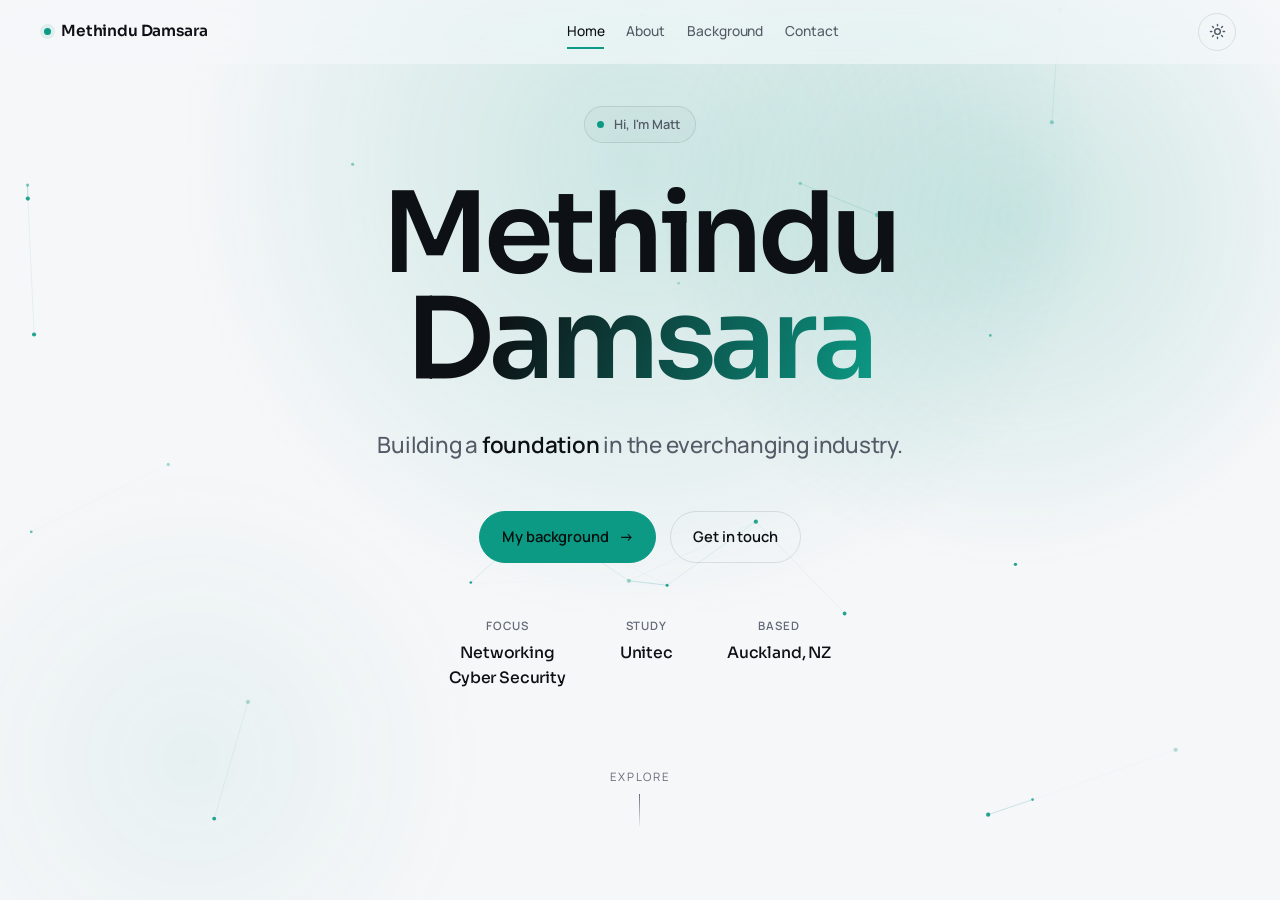
<file: index.html>
<!DOCTYPE html>
<html lang="en">
<head>
  <meta charset="UTF-8" />
  <meta name="viewport" content="width=device-width, initial-scale=1.0, viewport-fit=cover" />
  <title>Methindu Damsara · Cyber Security and Networking</title>
  <meta name="description" content="Methindu Damsara (Matt). Cyber Security and Networking student in Auckland, New Zealand. Bachelor of Computing Systems at Unitec." />
  <meta name="theme-color" content="#08090c" data-dynamic />
  <meta property="og:title" content="Methindu Damsara · Cyber Security and Networking" />
  <meta property="og:description" content="Cyber Security and Networking student in Auckland, New Zealand." />
  <meta property="og:type" content="website" />
  <meta property="og:image" content="assets/profile@2x.jpg" />
  <meta name="twitter:card" content="summary_large_image" />
  <link rel="icon" href="favicon.ico" sizes="16x16 32x32 48x48 64x64" />
  <link rel="icon" type="image/png" href="favicon.png?v=13" />
  <link rel="apple-touch-icon" href="favicon.png?v=13" />
  <script>(function(){try{var t=localStorage.getItem('mdtheme');if(t!=='light'&&t!=='dark')t=matchMedia('(prefers-color-scheme: dark)').matches?'dark':'light';document.documentElement.setAttribute('data-theme',t);}catch(e){}})();</script>
  <link rel="preconnect" href="https://fonts.googleapis.com" />
  <link rel="preconnect" href="https://fonts.gstatic.com" crossorigin />
  <link rel="stylesheet" href="https://fonts.googleapis.com/css2?family=Manrope:wght@400;500;600;700&family=Sora:wght@400;500;600;700&display=swap" media="print" onload="this.media='all'" />
  <noscript><link rel="stylesheet" href="https://fonts.googleapis.com/css2?family=Manrope:wght@400;500;600;700&family=Sora:wght@400;500;600;700&display=swap" /></noscript>
  <link rel="stylesheet" href="style.css?v=20" />
  <noscript><style>.enter,.reveal{opacity:1!important;transform:none!important;filter:none!important;}</style></noscript>
</head>
<body class="is-home">

  <div class="glow" aria-hidden="true"></div>
  <div class="grain" aria-hidden="true"></div>

  <header class="topbar" role="banner">
    <a href="index.html" class="brand">
      <span class="brand-dot" aria-hidden="true"></span>
      <span class="brand-name">Methindu Damsara</span>
    </a>
    <nav class="nav" id="primary-nav" aria-label="Primary">
      <a href="index.html" class="active">Home</a>
      <a href="about.html">About</a>
      <a href="background.html">Background</a>
      <a href="contact.html">Contact</a>
    </nav>
    <div class="bar-actions">
      <button class="theme-toggle" aria-label="Toggle light or dark theme">
        <svg class="i-moon" viewBox="0 0 24 24" fill="none" stroke="currentColor" stroke-width="2" stroke-linecap="round" stroke-linejoin="round"><path d="M21 12.79A9 9 0 1 1 11.21 3 7 7 0 0 0 21 12.79z"/></svg>
        <svg class="i-sun" viewBox="0 0 24 24" fill="none" stroke="currentColor" stroke-width="2" stroke-linecap="round" stroke-linejoin="round"><circle cx="12" cy="12" r="4"/><path d="M12 2v2M12 20v2M4.9 4.9l1.4 1.4M17.7 17.7l1.4 1.4M2 12h2M20 12h2M4.9 19.1l1.4-1.4M17.7 6.3l1.4-1.4"/></svg>
      </button>
      <button class="nav-toggle" aria-label="Open menu" aria-controls="primary-nav" aria-expanded="false">
        <span class="nt-bars" aria-hidden="true"><span></span><span></span><span></span></span>
      </button>
    </div>
  </header>

  <main class="hero">
    <div class="hero-inner">
      <span class="hero-eyebrow enter" style="--d:0ms">
        <span class="live" aria-hidden="true"></span>
        Hi, I'm Matt
      </span>

      <h1 class="hero-name">
        <span class="line"><span class="enter" style="--d:60ms; display:inline-block">Methindu</span></span>
        <span class="line"><span class="enter grad" style="--d:120ms; display:inline-block">Damsara</span></span>
      </h1>

      <p class="hero-role enter" style="--d:200ms">
        Building a <b>foundation</b> in the everchanging industry.
      </p>

      <div class="hero-ctas enter" style="--d:280ms">
        <a class="btn primary" href="background.html">My background <span class="arrow" aria-hidden="true">&rarr;</span></a>
        <a class="btn" href="contact.html">Get in touch</a>
      </div>

      <div class="hero-meta enter" style="--d:360ms">
        <span class="m"><span class="mk">Focus</span><span class="mv">Networking<br>Cyber Security</span></span>
        <span class="m"><span class="mk">Study</span><span class="mv">Unitec</span></span>
        <span class="m"><span class="mk">Based</span><span class="mv">Auckland, NZ</span></span>
      </div>
    </div>

    <a class="scroll-cue" href="about.html" aria-label="Continue to About">
      <span>Explore</span>
      <span class="bar" aria-hidden="true"></span>
    </a>
  </main>

  <script src="script.js?v=13"></script>
</body>
</html>
</file>
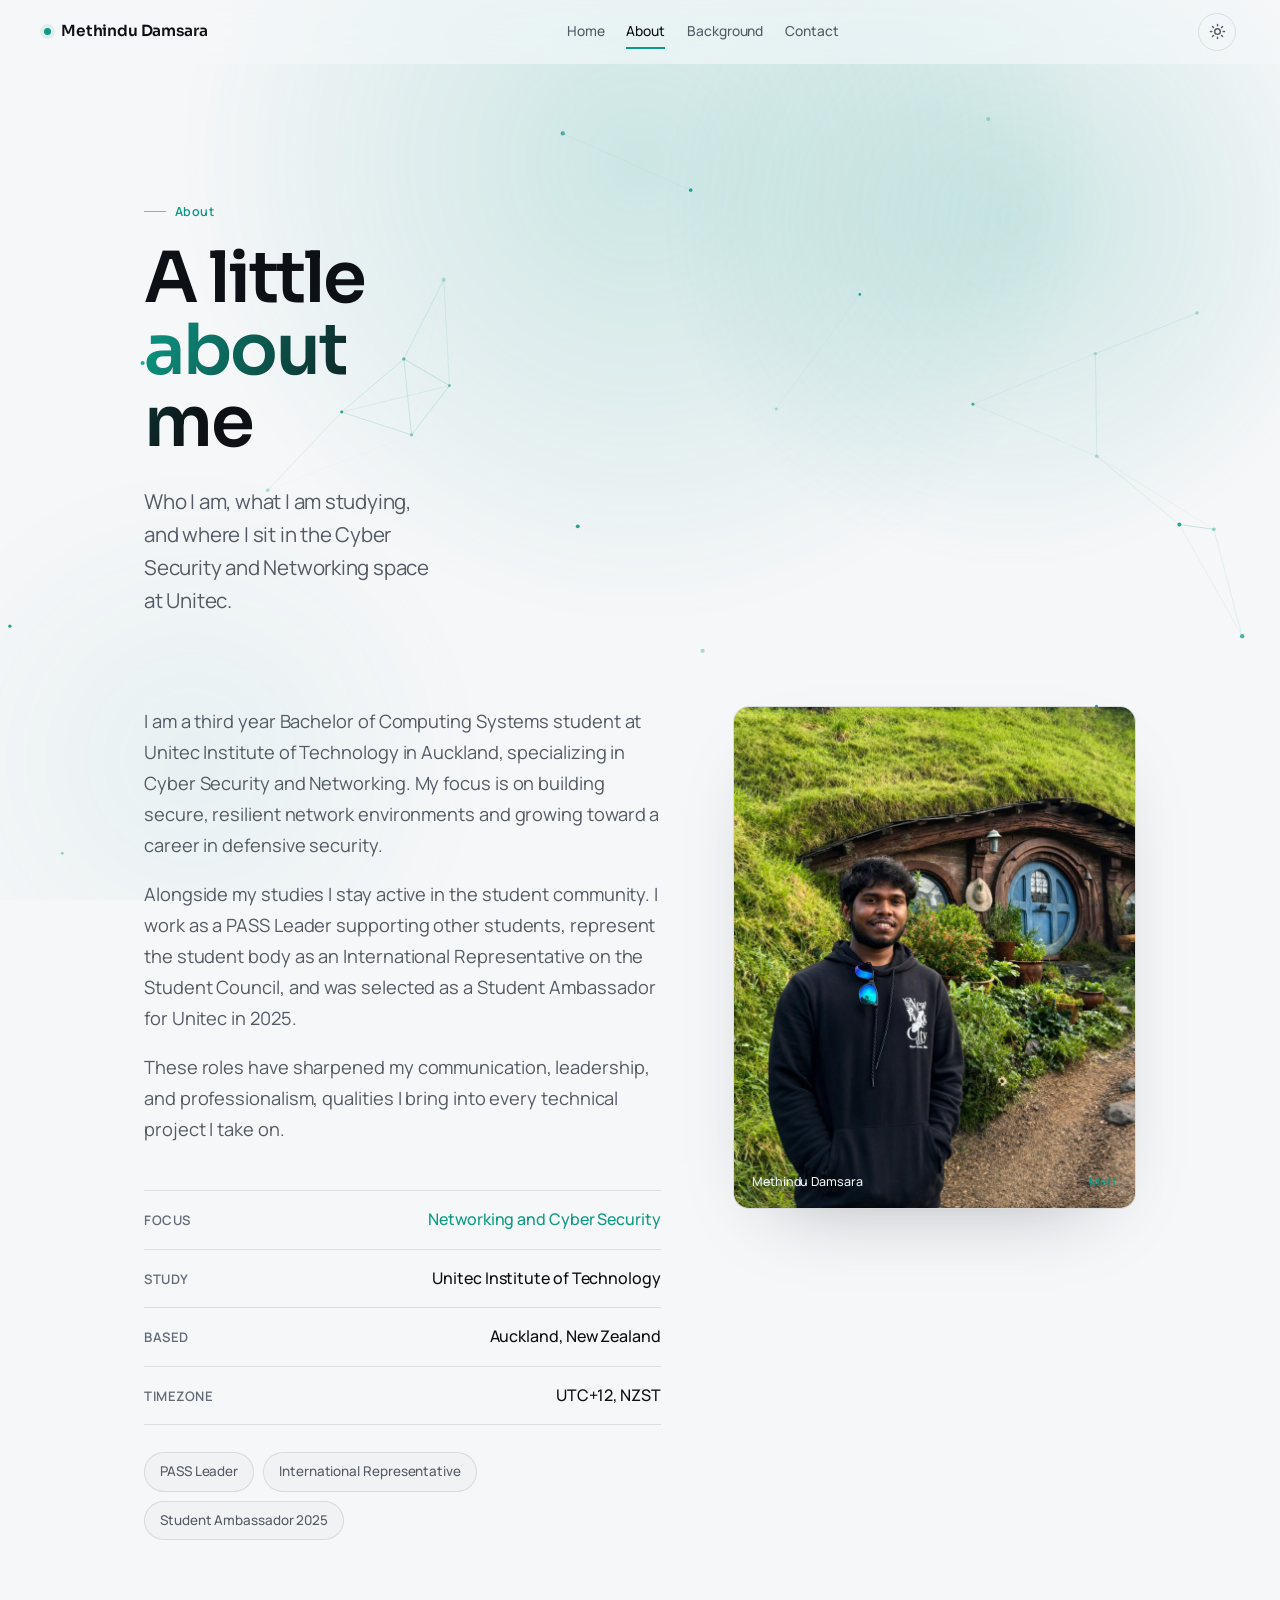
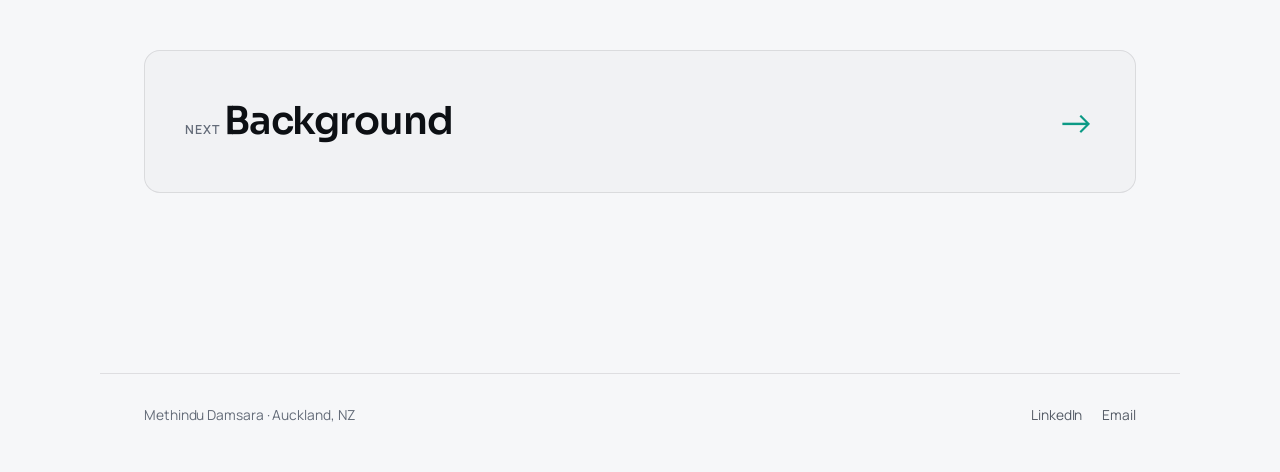
<file: about.html>
<!DOCTYPE html>
<html lang="en">
<head>
  <meta charset="UTF-8" />
  <meta name="viewport" content="width=device-width, initial-scale=1.0, viewport-fit=cover" />
  <title>About · Methindu Damsara</title>
  <meta name="description" content="About Methindu Damsara. Third year Bachelor of Computing Systems student at Unitec specializing in Cyber Security and Networking, and a 2025 Student Ambassador." />
  <meta name="theme-color" content="#08090c" data-dynamic />
  <meta property="og:title" content="About · Methindu Damsara" />
  <meta property="og:description" content="Third year Bachelor of Computing Systems student at Unitec specializing in Cyber Security and Networking." />
  <meta property="og:type" content="website" />
  <meta property="og:image" content="assets/profile@2x.jpg" />
  <meta name="twitter:card" content="summary_large_image" />
  <link rel="icon" href="favicon.ico" sizes="16x16 32x32 48x48 64x64" />
  <link rel="icon" type="image/png" href="favicon.png?v=13" />
  <link rel="apple-touch-icon" href="favicon.png?v=13" />
  <script>(function(){try{var t=localStorage.getItem('mdtheme');if(t!=='light'&&t!=='dark')t=matchMedia('(prefers-color-scheme: dark)').matches?'dark':'light';document.documentElement.setAttribute('data-theme',t);}catch(e){}})();</script>
  <link rel="preconnect" href="https://fonts.googleapis.com" />
  <link rel="preconnect" href="https://fonts.gstatic.com" crossorigin />
  <link rel="stylesheet" href="https://fonts.googleapis.com/css2?family=Manrope:wght@400;500;600;700&family=Sora:wght@400;500;600;700&display=swap" media="print" onload="this.media='all'" />
  <noscript><link rel="stylesheet" href="https://fonts.googleapis.com/css2?family=Manrope:wght@400;500;600;700&family=Sora:wght@400;500;600;700&display=swap" /></noscript>
  <link rel="stylesheet" href="style.css?v=20" />
  <noscript><style>.enter,.reveal{opacity:1!important;transform:none!important;filter:none!important;}</style></noscript>
</head>
<body>

  <div class="glow" aria-hidden="true"></div>
  <div class="grain" aria-hidden="true"></div>

  <header class="topbar" role="banner">
    <a href="index.html" class="brand">
      <span class="brand-dot" aria-hidden="true"></span>
      <span class="brand-name">Methindu Damsara</span>
    </a>
    <nav class="nav" id="primary-nav" aria-label="Primary">
      <a href="index.html">Home</a>
      <a href="about.html" class="active">About</a>
      <a href="background.html">Background</a>
      <a href="contact.html">Contact</a>
    </nav>
    <div class="bar-actions">
      <button class="theme-toggle" aria-label="Toggle light or dark theme">
        <svg class="i-moon" viewBox="0 0 24 24" fill="none" stroke="currentColor" stroke-width="2" stroke-linecap="round" stroke-linejoin="round"><path d="M21 12.79A9 9 0 1 1 11.21 3 7 7 0 0 0 21 12.79z"/></svg>
        <svg class="i-sun" viewBox="0 0 24 24" fill="none" stroke="currentColor" stroke-width="2" stroke-linecap="round" stroke-linejoin="round"><circle cx="12" cy="12" r="4"/><path d="M12 2v2M12 20v2M4.9 4.9l1.4 1.4M17.7 17.7l1.4 1.4M2 12h2M20 12h2M4.9 19.1l1.4-1.4M17.7 6.3l1.4-1.4"/></svg>
      </button>
      <button class="nav-toggle" aria-label="Open menu" aria-controls="primary-nav" aria-expanded="false">
        <span class="nt-bars" aria-hidden="true"><span></span><span></span><span></span></span>
      </button>
    </div>
  </header>

  <main class="page">

    <div class="page-head reveal">
      <p class="eyebrow">About</p>
      <h1 class="page-title">A little <span class="hi">about me</span></h1>
      <p class="lede">
        Who I am, what I am studying, and where I sit in the Cyber Security
        and Networking space at Unitec.
      </p>
    </div>

    <div class="about-grid">

      <div class="about-text">
        <div class="prose reveal">
          <p>
            I am a third year Bachelor of Computing Systems student at Unitec Institute
            of Technology in Auckland, specializing in Cyber Security and Networking.
            My focus is on building secure, resilient network environments and growing
            toward a career in defensive security.
          </p>
          <p>
            Alongside my studies I stay active in the student community. I work as a PASS
            Leader supporting other students, represent the student body as an International
            Representative on the Student Council, and was selected as a Student Ambassador
            for Unitec in 2025.
          </p>
          <p>
            These roles have sharpened my communication, leadership, and professionalism,
            qualities I bring into every technical project I take on.
          </p>
        </div>

        <div class="facts reveal" style="--d:80ms">
          <div class="fact"><span class="fk">Focus</span><span class="fv hi">Networking and Cyber Security</span></div>
          <div class="fact"><span class="fk">Study</span><span class="fv">Unitec Institute of Technology</span></div>
          <div class="fact"><span class="fk">Based</span><span class="fv">Auckland, New Zealand</span></div>
          <div class="fact"><span class="fk">Timezone</span><span class="fv">UTC+12, NZST</span></div>
        </div>

        <div class="pills reveal" style="--d:140ms">
          <span class="pill">PASS Leader</span>
          <span class="pill">International Representative</span>
          <span class="pill">Student Ambassador 2025</span>
        </div>
      </div>

      <div class="portrait reveal" style="--d:120ms">
        <figure class="portrait-frame">
          <img
            src="assets/profile.jpg"
            srcset="assets/profile.jpg 1000w, assets/profile@2x.jpg 1600w"
            sizes="(max-width: 860px) 380px, 420px"
            width="420"
            height="424"
            alt="Methindu Damsara, Cyber Security and Networking student at Unitec"
            loading="lazy"
            decoding="async"
          />
          <figcaption class="portrait-cap">
            <span>Methindu Damsara</span>
            <span class="hi">Matt</span>
          </figcaption>
        </figure>
      </div>

    </div>

    <a class="next-link reveal" href="background.html">
      <span>
        <span class="nl-k">Next</span>
        <span class="nl-t">Background</span>
      </span>
      <span class="nl-arrow" aria-hidden="true">&rarr;</span>
    </a>

  </main>

  <footer class="foot">
    <span>Methindu Damsara · Auckland, NZ</span>
    <span class="foot-links">
      <a href="https://www.linkedin.com/in/methindu-damsara-387242322/" target="_blank" rel="noopener noreferrer">LinkedIn</a>
      <a href="mailto:methinduliyanage@gmail.com">Email</a>
    </span>
  </footer>

  <script src="script.js?v=13"></script>
</body>
</html>
</file>
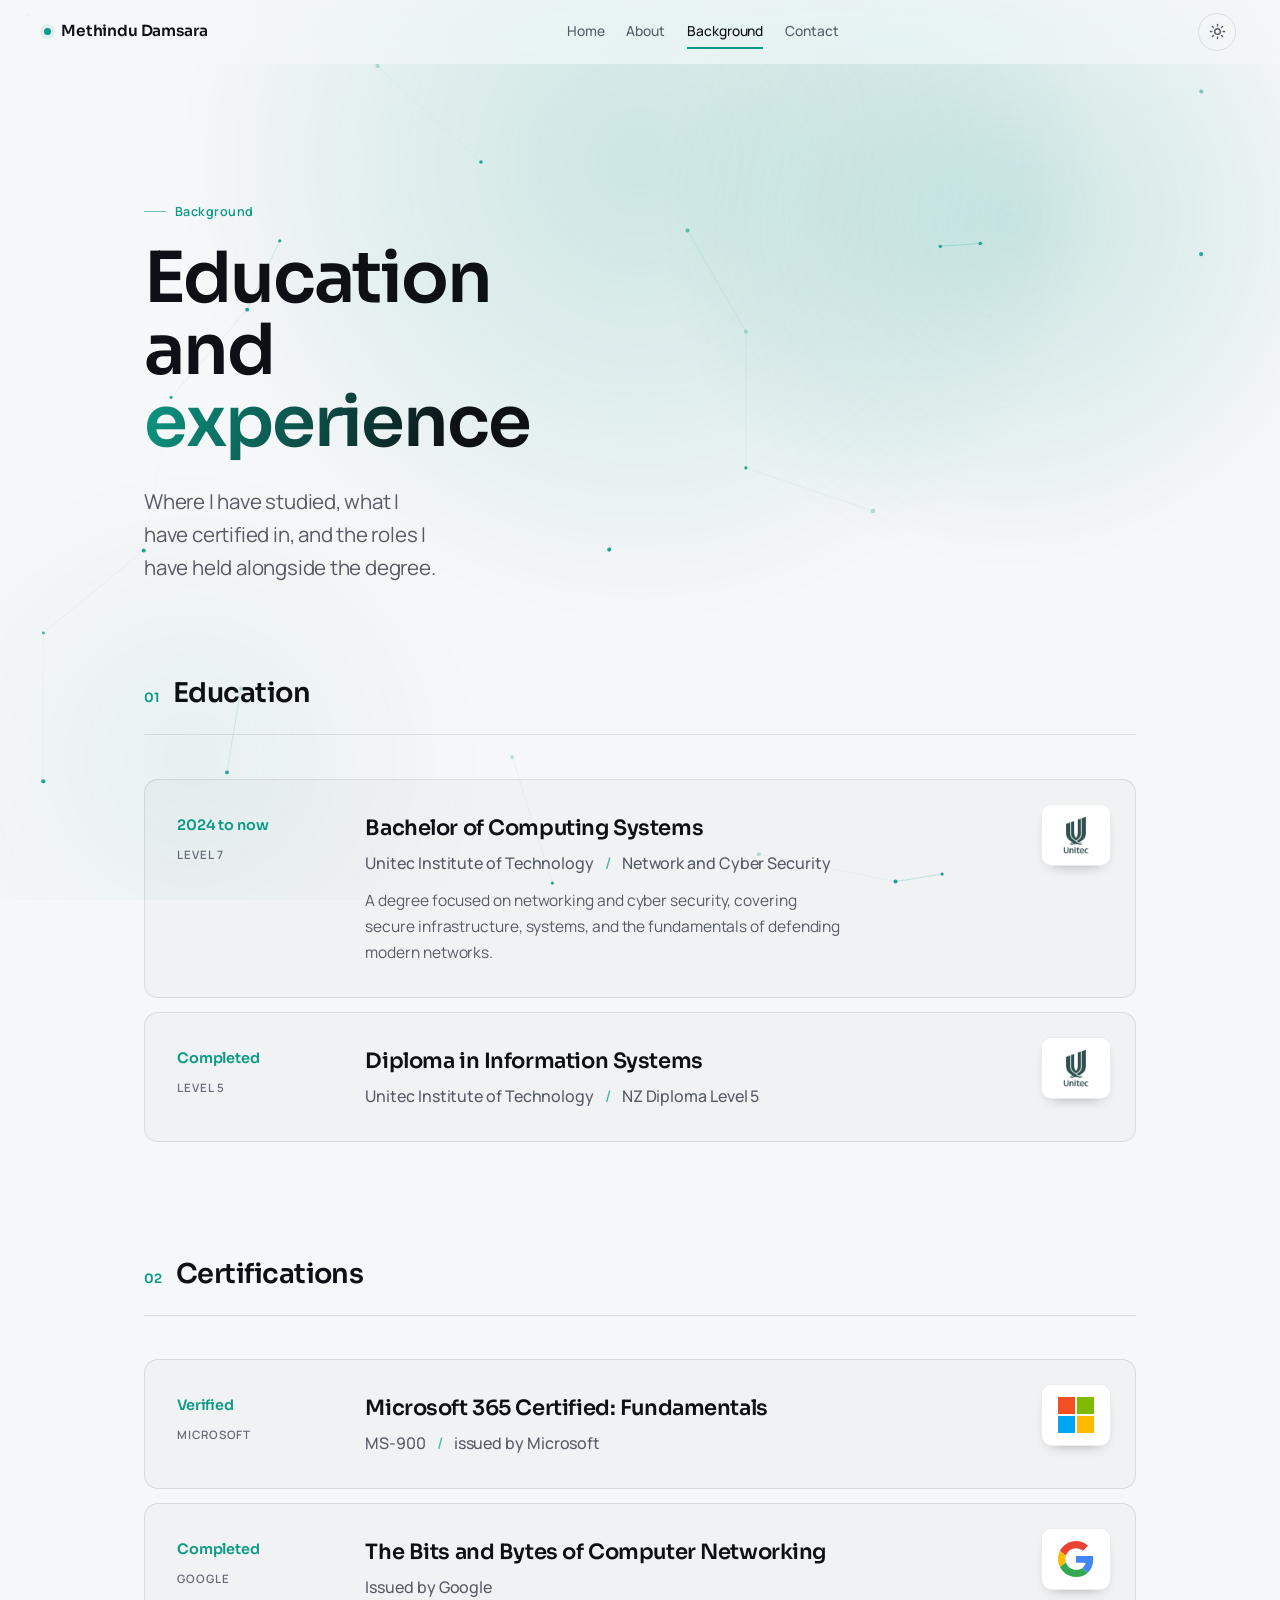
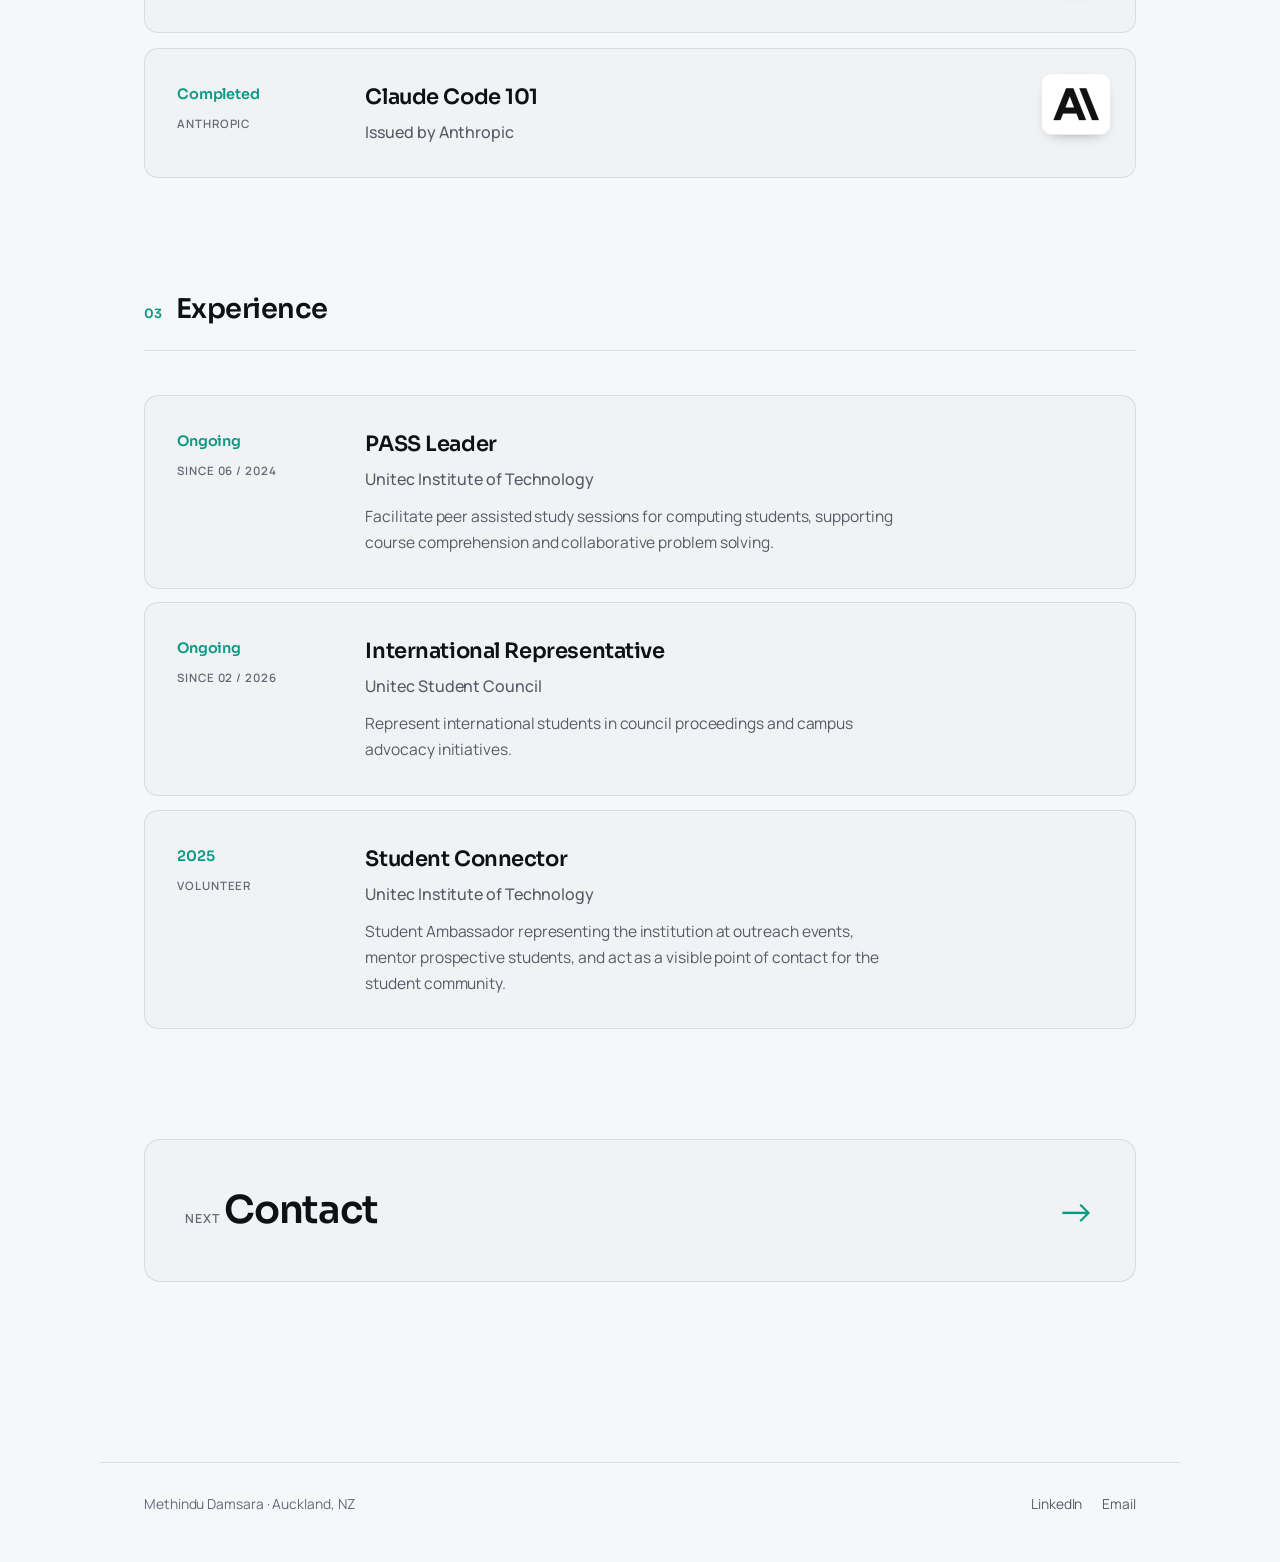
<file: background.html>
<!DOCTYPE html>
<html lang="en">
<head>
  <meta charset="UTF-8" />
  <meta name="viewport" content="width=device-width, initial-scale=1.0, viewport-fit=cover" />
  <title>Background · Methindu Damsara</title>
  <meta name="description" content="Education, certifications, and experience for Methindu Damsara. Unitec Bachelor of Computing Systems, MS-900 certified, PASS Leader." />
  <meta name="theme-color" content="#08090c" data-dynamic />
  <meta property="og:title" content="Background · Methindu Damsara" />
  <meta property="og:description" content="Education, certifications, and experience for Methindu Damsara." />
  <meta property="og:type" content="website" />
  <meta property="og:image" content="assets/profile@2x.jpg" />
  <meta name="twitter:card" content="summary_large_image" />
  <link rel="icon" href="favicon.ico" sizes="16x16 32x32 48x48 64x64" />
  <link rel="icon" type="image/png" href="favicon.png?v=13" />
  <link rel="apple-touch-icon" href="favicon.png?v=13" />
  <script>(function(){try{var t=localStorage.getItem('mdtheme');if(t!=='light'&&t!=='dark')t=matchMedia('(prefers-color-scheme: dark)').matches?'dark':'light';document.documentElement.setAttribute('data-theme',t);}catch(e){}})();</script>
  <link rel="preconnect" href="https://fonts.googleapis.com" />
  <link rel="preconnect" href="https://fonts.gstatic.com" crossorigin />
  <link rel="stylesheet" href="https://fonts.googleapis.com/css2?family=Manrope:wght@400;500;600;700&family=Sora:wght@400;500;600;700&display=swap" media="print" onload="this.media='all'" />
  <noscript><link rel="stylesheet" href="https://fonts.googleapis.com/css2?family=Manrope:wght@400;500;600;700&family=Sora:wght@400;500;600;700&display=swap" /></noscript>
  <link rel="stylesheet" href="style.css?v=20" />
  <noscript><style>.enter,.reveal{opacity:1!important;transform:none!important;filter:none!important;}</style></noscript>
</head>
<body>

  <div class="glow" aria-hidden="true"></div>
  <div class="grain" aria-hidden="true"></div>

  <header class="topbar" role="banner">
    <a href="index.html" class="brand">
      <span class="brand-dot" aria-hidden="true"></span>
      <span class="brand-name">Methindu Damsara</span>
    </a>
    <nav class="nav" id="primary-nav" aria-label="Primary">
      <a href="index.html">Home</a>
      <a href="about.html">About</a>
      <a href="background.html" class="active">Background</a>
      <a href="contact.html">Contact</a>
    </nav>
    <div class="bar-actions">
      <button class="theme-toggle" aria-label="Toggle light or dark theme">
        <svg class="i-moon" viewBox="0 0 24 24" fill="none" stroke="currentColor" stroke-width="2" stroke-linecap="round" stroke-linejoin="round"><path d="M21 12.79A9 9 0 1 1 11.21 3 7 7 0 0 0 21 12.79z"/></svg>
        <svg class="i-sun" viewBox="0 0 24 24" fill="none" stroke="currentColor" stroke-width="2" stroke-linecap="round" stroke-linejoin="round"><circle cx="12" cy="12" r="4"/><path d="M12 2v2M12 20v2M4.9 4.9l1.4 1.4M17.7 17.7l1.4 1.4M2 12h2M20 12h2M4.9 19.1l1.4-1.4M17.7 6.3l1.4-1.4"/></svg>
      </button>
      <button class="nav-toggle" aria-label="Open menu" aria-controls="primary-nav" aria-expanded="false">
        <span class="nt-bars" aria-hidden="true"><span></span><span></span><span></span></span>
      </button>
    </div>
  </header>

  <main class="page">

    <div class="page-head reveal">
      <p class="eyebrow">Background</p>
      <h1 class="page-title">Education and <span class="hi">experience</span></h1>
      <p class="lede">
        Where I have studied, what I have certified in, and the roles I have held
        alongside the degree.
      </p>
    </div>

    <section class="section">
      <div class="section-label reveal">
        <span class="num">01</span>
        <h2>Education</h2>
      </div>
      <div class="timeline">
        <article class="entry reveal">
          <div>
            <span class="entry-when">2024 to now</span>
            <span class="entry-tag">Level 7</span>
          </div>
          <div>
            <h3 class="entry-title">Bachelor of Computing Systems</h3>
            <p class="entry-sub">Unitec Institute of Technology <span class="sep">/</span> Network and Cyber Security</p>
            <p class="entry-body">
              A degree focused on networking and cyber security, covering secure
              infrastructure, systems, and the fundamentals of defending modern networks.
            </p>
          </div>
          <span class="entry-logo"><img src="assets/unitec.png" width="225" height="225" alt="Unitec Institute of Technology" loading="lazy" decoding="async" /></span>
        </article>
        <article class="entry reveal" style="--d:80ms">
          <div>
            <span class="entry-when">Completed</span>
            <span class="entry-tag">Level 5</span>
          </div>
          <div>
            <h3 class="entry-title">Diploma in Information Systems</h3>
            <p class="entry-sub">Unitec Institute of Technology <span class="sep">/</span> NZ Diploma Level 5</p>
          </div>
          <span class="entry-logo"><img src="assets/unitec.png" width="225" height="225" alt="Unitec Institute of Technology" loading="lazy" decoding="async" /></span>
        </article>
      </div>
    </section>

    <section class="section">
      <div class="section-label reveal">
        <span class="num">02</span>
        <h2>Certifications</h2>
      </div>
      <div class="timeline">
        <article class="entry reveal">
          <div>
            <span class="entry-when">Verified</span>
            <span class="entry-tag">Microsoft</span>
          </div>
          <div>
            <h3 class="entry-title">Microsoft 365 Certified: Fundamentals</h3>
            <p class="entry-sub">MS-900 <span class="sep">/</span> issued by Microsoft</p>
          </div>
          <span class="entry-logo ms-logo" aria-label="Microsoft">
            <span class="ms-squares" aria-hidden="true"><i></i><i></i><i></i><i></i></span>
          </span>
        </article>
        <article class="entry reveal" style="--d:80ms">
          <div>
            <span class="entry-when">Completed</span>
            <span class="entry-tag">Google</span>
          </div>
          <div>
            <h3 class="entry-title">The Bits and Bytes of Computer Networking</h3>
            <p class="entry-sub">Issued by Google</p>
          </div>
          <span class="entry-logo" aria-label="Google">
            <svg width="36" height="36" viewBox="0 0 48 48" aria-hidden="true">
              <path fill="#EA4335" d="M24 9.5c3.54 0 6.71 1.22 9.21 3.6l6.85-6.85C35.9 2.38 30.47 0 24 0 14.62 0 6.51 5.38 2.56 13.22l7.98 6.19C12.43 13.72 17.74 9.5 24 9.5z"/>
              <path fill="#4285F4" d="M46.98 24.55c0-1.57-.15-3.09-.38-4.55H24v9.02h12.94c-.58 2.96-2.26 5.48-4.78 7.18l7.73 6c4.51-4.18 7.09-10.36 7.09-17.65z"/>
              <path fill="#FBBC05" d="M10.53 28.59c-.48-1.45-.76-2.99-.76-4.59s.27-3.14.76-4.59l-7.98-6.19C.92 16.46 0 20.12 0 24c0 3.88.92 7.54 2.56 10.78l7.97-6.19z"/>
              <path fill="#34A853" d="M24 48c6.48 0 11.93-2.13 15.89-5.81l-7.73-6c-2.15 1.45-4.92 2.3-8.16 2.3-6.26 0-11.57-4.22-13.47-9.91l-7.98 6.19C6.51 42.62 14.62 48 24 48z"/>
            </svg>
          </span>
        </article>
        <article class="entry reveal" style="--d:160ms">
          <div>
            <span class="entry-when">Completed</span>
            <span class="entry-tag">Anthropic</span>
          </div>
          <div>
            <h3 class="entry-title">Claude Code 101</h3>
            <p class="entry-sub">Issued by Anthropic</p>
          </div>
          <span class="entry-logo mark"><img src="assets/anthropic.png" width="200" height="144" alt="Anthropic" loading="lazy" decoding="async" /></span>
        </article>
      </div>
    </section>

    <section class="section">
      <div class="section-label reveal">
        <span class="num">03</span>
        <h2>Experience</h2>
      </div>
      <div class="timeline">
        <article class="entry reveal">
          <div>
            <span class="entry-when">Ongoing</span>
            <span class="entry-tag">Since 06 / 2024</span>
          </div>
          <div>
            <h3 class="entry-title">PASS Leader</h3>
            <p class="entry-sub">Unitec Institute of Technology</p>
            <p class="entry-body">
              Facilitate peer assisted study sessions for computing students, supporting
              course comprehension and collaborative problem solving.
            </p>
          </div>
        </article>
        <article class="entry reveal" style="--d:80ms">
          <div>
            <span class="entry-when">Ongoing</span>
            <span class="entry-tag">Since 02 / 2026</span>
          </div>
          <div>
            <h3 class="entry-title">International Representative</h3>
            <p class="entry-sub">Unitec Student Council</p>
            <p class="entry-body">
              Represent international students in council proceedings and campus
              advocacy initiatives.
            </p>
          </div>
        </article>
        <article class="entry reveal" style="--d:160ms">
          <div>
            <span class="entry-when">2025</span>
            <span class="entry-tag">Volunteer</span>
          </div>
          <div>
            <h3 class="entry-title">Student Connector</h3>
            <p class="entry-sub">Unitec Institute of Technology</p>
            <p class="entry-body">
              Student Ambassador representing the institution at outreach events, mentor
              prospective students, and act as a visible point of contact for the student community.
            </p>
          </div>
        </article>
      </div>
    </section>

    <a class="next-link reveal" href="contact.html">
      <span>
        <span class="nl-k">Next</span>
        <span class="nl-t">Contact</span>
      </span>
      <span class="nl-arrow" aria-hidden="true">&rarr;</span>
    </a>

  </main>

  <footer class="foot">
    <span>Methindu Damsara · Auckland, NZ</span>
    <span class="foot-links">
      <a href="https://www.linkedin.com/in/methindu-damsara-387242322/" target="_blank" rel="noopener noreferrer">LinkedIn</a>
      <a href="mailto:methinduliyanage@gmail.com">Email</a>
    </span>
  </footer>

  <script src="script.js?v=13"></script>
</body>
</html>
</file>
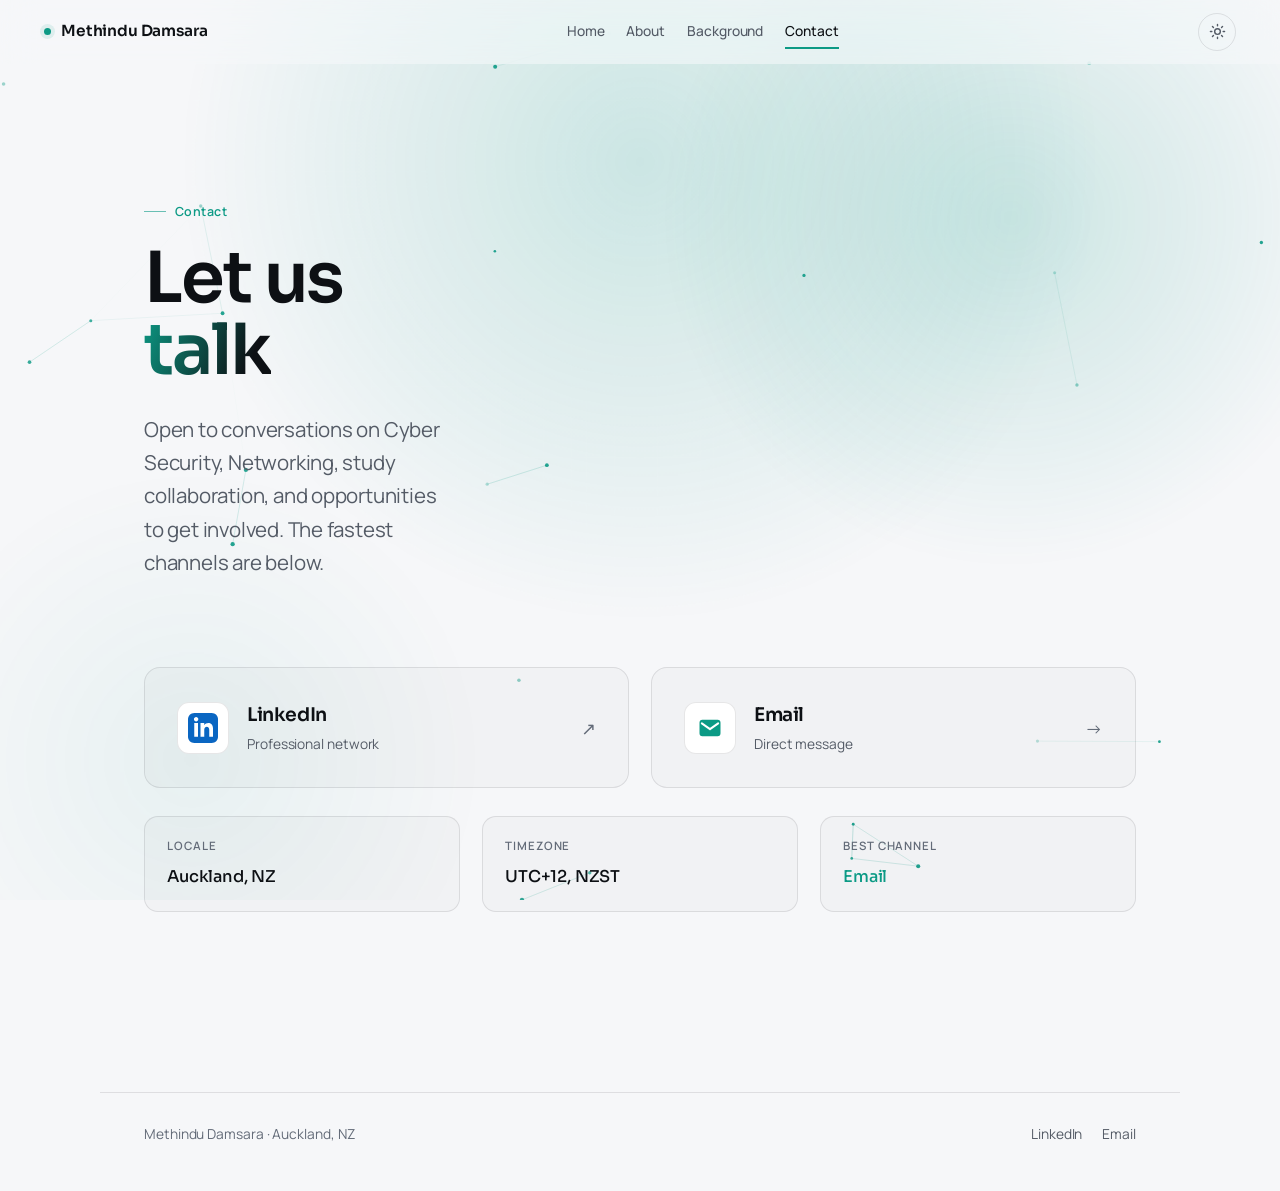
<file: contact.html>
<!DOCTYPE html>
<html lang="en">
<head>
  <meta charset="UTF-8" />
  <meta name="viewport" content="width=device-width, initial-scale=1.0, viewport-fit=cover" />
  <title>Contact · Methindu Damsara</title>
  <meta name="description" content="Contact Methindu Damsara. Open to conversations on Cyber Security, Networking, and study collaboration. Based in Auckland, NZ." />
  <meta name="theme-color" content="#08090c" data-dynamic />
  <meta property="og:title" content="Contact · Methindu Damsara" />
  <meta property="og:description" content="Open to conversations on Cyber Security, Networking, and study collaboration." />
  <meta property="og:type" content="website" />
  <meta property="og:image" content="assets/profile@2x.jpg" />
  <meta name="twitter:card" content="summary_large_image" />
  <link rel="icon" href="favicon.ico" sizes="16x16 32x32 48x48 64x64" />
  <link rel="icon" type="image/png" href="favicon.png?v=13" />
  <link rel="apple-touch-icon" href="favicon.png?v=13" />
  <script>(function(){try{var t=localStorage.getItem('mdtheme');if(t!=='light'&&t!=='dark')t=matchMedia('(prefers-color-scheme: dark)').matches?'dark':'light';document.documentElement.setAttribute('data-theme',t);}catch(e){}})();</script>
  <link rel="preconnect" href="https://fonts.googleapis.com" />
  <link rel="preconnect" href="https://fonts.gstatic.com" crossorigin />
  <link rel="stylesheet" href="https://fonts.googleapis.com/css2?family=Manrope:wght@400;500;600;700&family=Sora:wght@400;500;600;700&display=swap" media="print" onload="this.media='all'" />
  <noscript><link rel="stylesheet" href="https://fonts.googleapis.com/css2?family=Manrope:wght@400;500;600;700&family=Sora:wght@400;500;600;700&display=swap" /></noscript>
  <link rel="stylesheet" href="style.css?v=20" />
  <noscript><style>.enter,.reveal{opacity:1!important;transform:none!important;filter:none!important;}</style></noscript>
</head>
<body>

  <div class="glow" aria-hidden="true"></div>
  <div class="grain" aria-hidden="true"></div>

  <header class="topbar" role="banner">
    <a href="index.html" class="brand">
      <span class="brand-dot" aria-hidden="true"></span>
      <span class="brand-name">Methindu Damsara</span>
    </a>
    <nav class="nav" id="primary-nav" aria-label="Primary">
      <a href="index.html">Home</a>
      <a href="about.html">About</a>
      <a href="background.html">Background</a>
      <a href="contact.html" class="active">Contact</a>
    </nav>
    <div class="bar-actions">
      <button class="theme-toggle" aria-label="Toggle light or dark theme">
        <svg class="i-moon" viewBox="0 0 24 24" fill="none" stroke="currentColor" stroke-width="2" stroke-linecap="round" stroke-linejoin="round"><path d="M21 12.79A9 9 0 1 1 11.21 3 7 7 0 0 0 21 12.79z"/></svg>
        <svg class="i-sun" viewBox="0 0 24 24" fill="none" stroke="currentColor" stroke-width="2" stroke-linecap="round" stroke-linejoin="round"><circle cx="12" cy="12" r="4"/><path d="M12 2v2M12 20v2M4.9 4.9l1.4 1.4M17.7 17.7l1.4 1.4M2 12h2M20 12h2M4.9 19.1l1.4-1.4M17.7 6.3l1.4-1.4"/></svg>
      </button>
      <button class="nav-toggle" aria-label="Open menu" aria-controls="primary-nav" aria-expanded="false">
        <span class="nt-bars" aria-hidden="true"><span></span><span></span><span></span></span>
      </button>
    </div>
  </header>

  <main class="page">

    <div class="page-head reveal">
      <p class="eyebrow">Contact</p>
      <h1 class="page-title">Let us <span class="hi">talk</span></h1>
      <p class="lede">
        Open to conversations on Cyber Security, Networking, study collaboration,
        and opportunities to get involved. The fastest channels are below.
      </p>
    </div>

    <div class="contact-grid">

      <a class="channel reveal" href="https://www.linkedin.com/in/methindu-damsara-387242322/" target="_blank" rel="noopener noreferrer">
        <span class="channel-icon" aria-hidden="true">
          <svg width="30" height="30" viewBox="0 0 24 24">
            <path fill="#0A66C2" d="M19 0h-14c-2.761 0-5 2.239-5 5v14c0 2.761 2.239 5 5 5h14c2.762 0 5-2.239 5-5v-14c0-2.761-2.238-5-5-5z"/>
            <path fill="#ffffff" d="M8 19h-3v-11h3v11zm-1.5-12.268c-.966 0-1.75-.79-1.75-1.764s.784-1.764 1.75-1.764 1.75.79 1.75 1.764-.783 1.764-1.75 1.764zm13.5 12.268h-3v-5.604c0-3.368-4-3.113-4 0v5.604h-3v-11h3v1.765c1.396-2.586 7-2.777 7 2.476v6.759z"/>
          </svg>
        </span>
        <span class="channel-body">
          <span class="channel-label">LinkedIn</span>
          <span class="channel-sub">Professional network</span>
        </span>
        <span class="channel-arrow" aria-hidden="true">&#8599;</span>
      </a>

      <a class="channel reveal" style="--d:80ms" href="mailto:methinduliyanage@gmail.com">
        <span class="channel-icon" aria-hidden="true">
          <svg width="28" height="28" viewBox="0 0 24 24">
            <path d="M3 7.5A2.5 2.5 0 0 1 5.5 5h13A2.5 2.5 0 0 1 21 7.5v9A2.5 2.5 0 0 1 18.5 19h-13A2.5 2.5 0 0 1 3 16.5v-9Z" fill="#0c9a85"/>
            <path d="M5 8l7 5 7-5" fill="none" stroke="#ffffff" stroke-width="1.7" stroke-linecap="round" stroke-linejoin="round"/>
          </svg>
        </span>
        <span class="channel-body">
          <span class="channel-label">Email</span>
          <span class="channel-sub">Direct message</span>
        </span>
        <span class="channel-arrow" aria-hidden="true">&rarr;</span>
      </a>

    </div>

    <div class="contact-meta reveal" style="--d:140ms">
      <div class="meta-cell">
        <p class="ck">Locale</p>
        <p class="cv">Auckland, NZ</p>
      </div>
      <div class="meta-cell">
        <p class="ck">Timezone</p>
        <p class="cv">UTC+12, NZST</p>
      </div>
      <div class="meta-cell">
        <p class="ck">Best channel</p>
        <p class="cv hi">Email</p>
      </div>
    </div>

  </main>

  <footer class="foot">
    <span>Methindu Damsara · Auckland, NZ</span>
    <span class="foot-links">
      <a href="https://www.linkedin.com/in/methindu-damsara-387242322/" target="_blank" rel="noopener noreferrer">LinkedIn</a>
      <a href="mailto:methinduliyanage@gmail.com">Email</a>
    </span>
  </footer>

  <script src="script.js?v=13"></script>
</body>
</html>
</file>
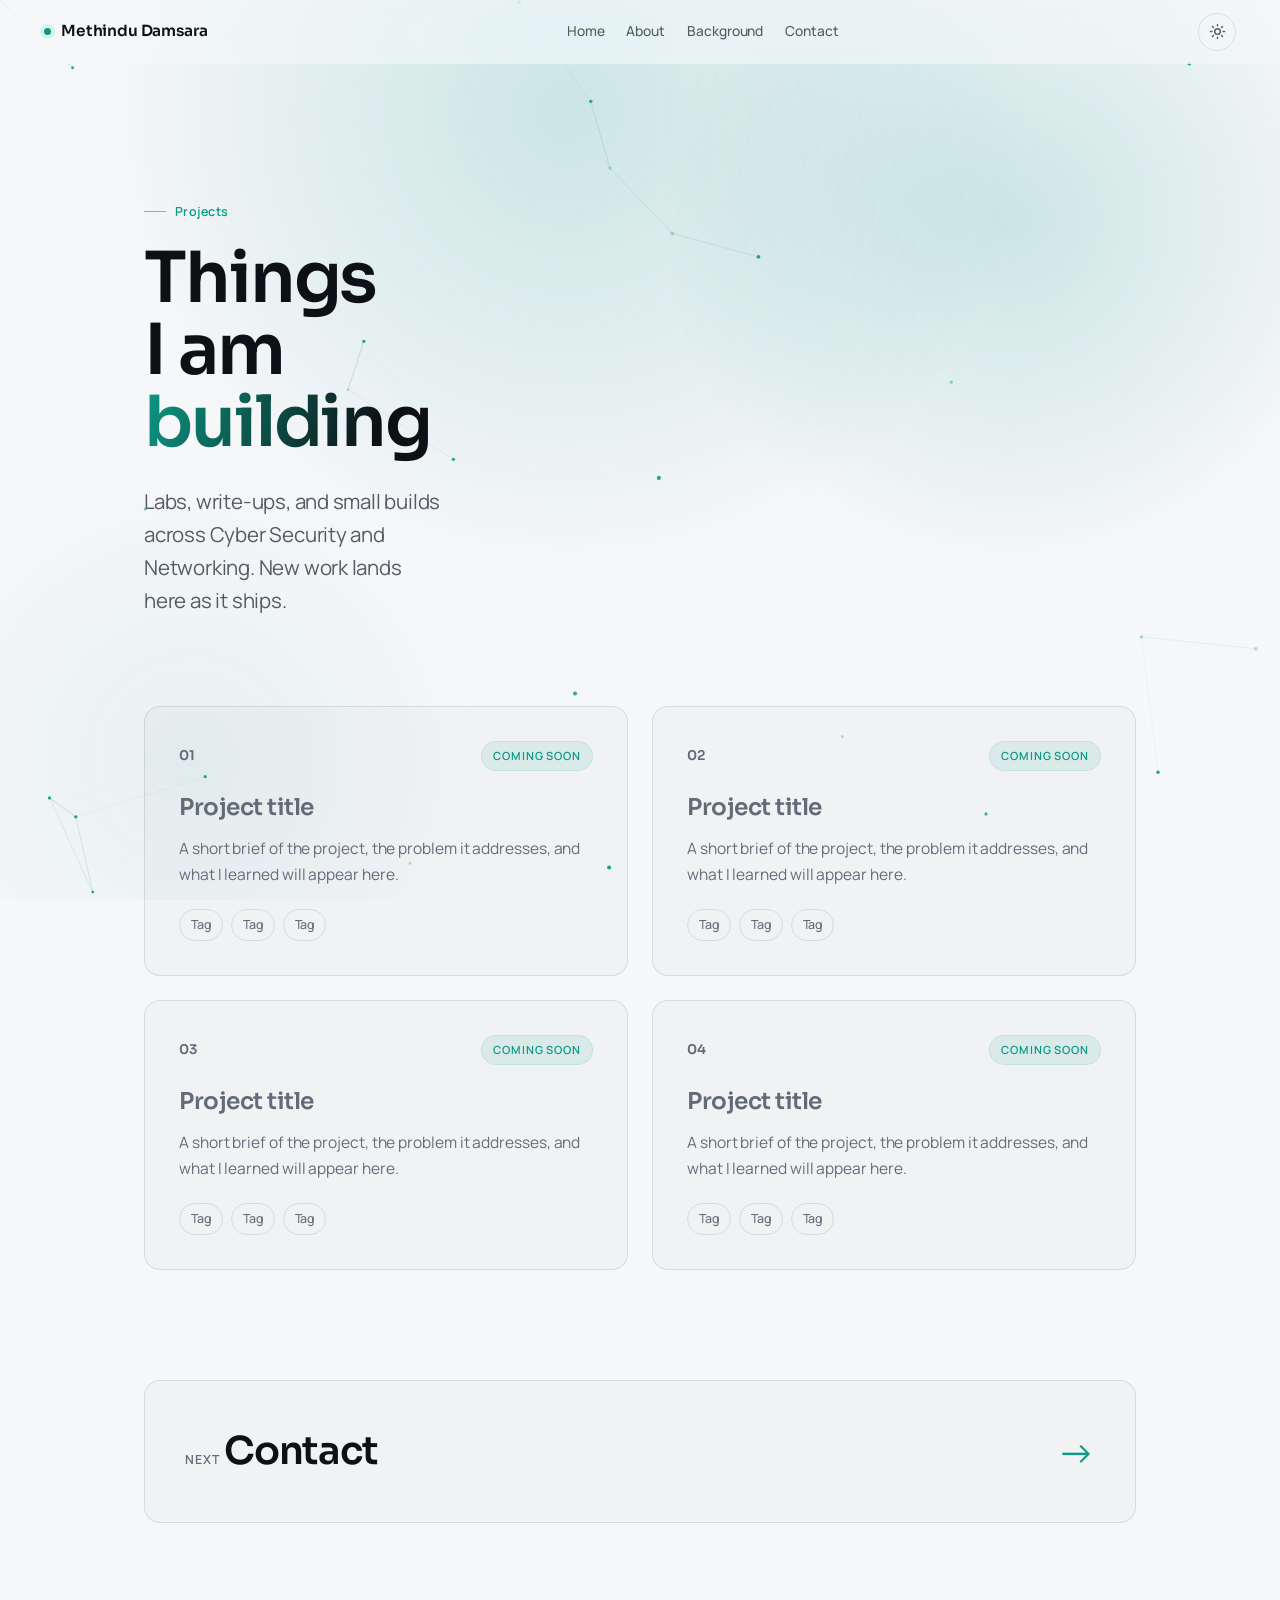
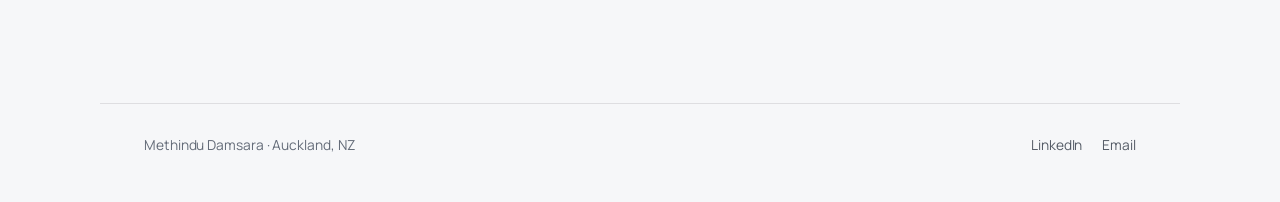
<file: projects.html>
<!DOCTYPE html>
<html lang="en">
<head>
  <meta charset="UTF-8" />
  <meta name="viewport" content="width=device-width, initial-scale=1.0, viewport-fit=cover" />
  <title>Projects · Methindu Damsara</title>
  <meta name="description" content="Projects, labs, and write-ups across Cyber Security and Networking by Methindu Damsara." />
  <meta name="theme-color" content="#08090c" data-dynamic />
  <meta property="og:title" content="Projects · Methindu Damsara" />
  <meta property="og:description" content="Projects, labs, and write-ups across Cyber Security and Networking." />
  <meta property="og:type" content="website" />
  <meta property="og:image" content="assets/profile@2x.jpg" />
  <meta name="twitter:card" content="summary_large_image" />
  <link rel="icon" href="favicon.ico" sizes="16x16 32x32 48x48 64x64" />
  <link rel="icon" type="image/png" href="favicon.png?v=13" />
  <link rel="apple-touch-icon" href="favicon.png?v=13" />
  <script>(function(){try{var t=localStorage.getItem('mdtheme');if(t!=='light'&&t!=='dark')t=matchMedia('(prefers-color-scheme: dark)').matches?'dark':'light';document.documentElement.setAttribute('data-theme',t);}catch(e){}})();</script>
  <link rel="preconnect" href="https://fonts.googleapis.com" />
  <link rel="preconnect" href="https://fonts.gstatic.com" crossorigin />
  <link rel="stylesheet" href="https://fonts.googleapis.com/css2?family=Manrope:wght@400;500;600;700&family=Sora:wght@400;500;600;700&display=swap" media="print" onload="this.media='all'" />
  <noscript><link rel="stylesheet" href="https://fonts.googleapis.com/css2?family=Manrope:wght@400;500;600;700&family=Sora:wght@400;500;600;700&display=swap" /></noscript>
  <link rel="stylesheet" href="style.css?v=20" />
  <noscript><style>.enter,.reveal{opacity:1!important;transform:none!important;filter:none!important;}</style></noscript>
</head>
<body>

  <div class="glow" aria-hidden="true"></div>
  <div class="grain" aria-hidden="true"></div>

  <header class="topbar" role="banner">
    <a href="index.html" class="brand">
      <span class="brand-dot" aria-hidden="true"></span>
      <span class="brand-name">Methindu Damsara</span>
    </a>
    <nav class="nav" id="primary-nav" aria-label="Primary">
      <a href="index.html">Home</a>
      <a href="about.html">About</a>
      <a href="background.html">Background</a>
      <a href="contact.html">Contact</a>
    </nav>
    <div class="bar-actions">
      <button class="theme-toggle" aria-label="Toggle light or dark theme">
        <svg class="i-moon" viewBox="0 0 24 24" fill="none" stroke="currentColor" stroke-width="2" stroke-linecap="round" stroke-linejoin="round"><path d="M21 12.79A9 9 0 1 1 11.21 3 7 7 0 0 0 21 12.79z"/></svg>
        <svg class="i-sun" viewBox="0 0 24 24" fill="none" stroke="currentColor" stroke-width="2" stroke-linecap="round" stroke-linejoin="round"><circle cx="12" cy="12" r="4"/><path d="M12 2v2M12 20v2M4.9 4.9l1.4 1.4M17.7 17.7l1.4 1.4M2 12h2M20 12h2M4.9 19.1l1.4-1.4M17.7 6.3l1.4-1.4"/></svg>
      </button>
      <button class="nav-toggle" aria-label="Open menu" aria-controls="primary-nav" aria-expanded="false">
        <span class="nt-bars" aria-hidden="true"><span></span><span></span><span></span></span>
      </button>
    </div>
  </header>

  <main class="page">

    <div class="page-head reveal">
      <p class="eyebrow">Projects</p>
      <h1 class="page-title">Things I am <span class="hi">building</span></h1>
      <p class="lede">
        Labs, write-ups, and small builds across Cyber Security and Networking.
        New work lands here as it ships.
      </p>
    </div>

    <div class="proj-grid">

      <article class="proj reveal">
        <div class="proj-head">
          <span class="proj-num">01</span>
          <span class="proj-stat">Coming soon</span>
        </div>
        <h2 class="proj-title"><span class="ph">Project title</span></h2>
        <p class="proj-desc"><span class="ph">A short brief of the project, the problem it addresses, and what I learned will appear here.</span></p>
        <div class="proj-tags">
          <span class="proj-tag">Tag</span>
          <span class="proj-tag">Tag</span>
          <span class="proj-tag">Tag</span>
        </div>
      </article>

      <article class="proj reveal" style="--d:80ms">
        <div class="proj-head">
          <span class="proj-num">02</span>
          <span class="proj-stat">Coming soon</span>
        </div>
        <h2 class="proj-title"><span class="ph">Project title</span></h2>
        <p class="proj-desc"><span class="ph">A short brief of the project, the problem it addresses, and what I learned will appear here.</span></p>
        <div class="proj-tags">
          <span class="proj-tag">Tag</span>
          <span class="proj-tag">Tag</span>
          <span class="proj-tag">Tag</span>
        </div>
      </article>

      <article class="proj reveal" style="--d:160ms">
        <div class="proj-head">
          <span class="proj-num">03</span>
          <span class="proj-stat">Coming soon</span>
        </div>
        <h2 class="proj-title"><span class="ph">Project title</span></h2>
        <p class="proj-desc"><span class="ph">A short brief of the project, the problem it addresses, and what I learned will appear here.</span></p>
        <div class="proj-tags">
          <span class="proj-tag">Tag</span>
          <span class="proj-tag">Tag</span>
          <span class="proj-tag">Tag</span>
        </div>
      </article>

      <article class="proj reveal" style="--d:240ms">
        <div class="proj-head">
          <span class="proj-num">04</span>
          <span class="proj-stat">Coming soon</span>
        </div>
        <h2 class="proj-title"><span class="ph">Project title</span></h2>
        <p class="proj-desc"><span class="ph">A short brief of the project, the problem it addresses, and what I learned will appear here.</span></p>
        <div class="proj-tags">
          <span class="proj-tag">Tag</span>
          <span class="proj-tag">Tag</span>
          <span class="proj-tag">Tag</span>
        </div>
      </article>

    </div>

    <a class="next-link reveal" href="contact.html">
      <span>
        <span class="nl-k">Next</span>
        <span class="nl-t">Contact</span>
      </span>
      <span class="nl-arrow" aria-hidden="true">&rarr;</span>
    </a>

  </main>

  <footer class="foot">
    <span>Methindu Damsara · Auckland, NZ</span>
    <span class="foot-links">
      <a href="https://www.linkedin.com/in/methindu-damsara-387242322/" target="_blank" rel="noopener noreferrer">LinkedIn</a>
      <a href="mailto:methinduliyanage@gmail.com">Email</a>
    </span>
  </footer>

  <script src="script.js?v=13"></script>
</body>
</html>
</file>
<file: style.css>
/* ============================================================
   Methindu Damsara portfolio
   Premium minimal identity. Apple / Linear feel:
   large elegant type, generous space, monochrome base with a
   single teal accent, soft ambient light, cinematic reveals.
   No em dashes anywhere in this file.
   ============================================================ */

*,
*::before,
*::after { box-sizing: border-box; margin: 0; padding: 0; }

:root {
  /* dark mode (default) */
  --bg: #08090c;
  --bg-2: #0d0f14;
  --surface: rgba(255, 255, 255, 0.024);
  --surface-2: rgba(255, 255, 255, 0.04);
  --accent: #34e1c4;
  --accent-rgb: 52, 225, 196;
  --accent-soft: rgba(52, 225, 196, 0.12);
  --text: #f3f5f7;
  --text-dim: #a2a8b2;
  --text-mute: #838b97;
  --line: rgba(255, 255, 255, 0.09);
  --line-2: rgba(255, 255, 255, 0.16);
  --line-soft: rgba(255, 255, 255, 0.05);
  --glass: rgba(10, 12, 16, 0.55);
  --shadow: 0 24px 60px -38px rgba(0, 0, 0, 0.72);
  --glow-a: rgba(52, 225, 196, 0.24);
  --glow-b: rgba(52, 225, 196, 0.09);

  --font-display: "Sora", system-ui, sans-serif;
  --font-body: "Manrope", system-ui, sans-serif;

  --ease: cubic-bezier(0.16, 1, 0.3, 1);
  --ease-soft: cubic-bezier(0.4, 0, 0.2, 1);
  --topbar-h: 64px;
  --maxw: 1080px;
  /* deliberate radius scale: chips, cards, feature cards */
  --r-sm: 10px;
  --r-md: 14px;
  --r-lg: 16px;
}

[data-theme="light"] {
  --bg: #f6f7f9;
  --bg-2: #ffffff;
  --surface: rgba(10, 14, 20, 0.018);
  --surface-2: rgba(10, 14, 20, 0.035);
  --accent: #0c9a85;
  --accent-rgb: 12, 154, 133;
  --accent-soft: rgba(12, 154, 133, 0.1);
  --text: #0d1014;
  --text-dim: #545b66;
  --text-mute: #636b78;
  --line: rgba(10, 14, 20, 0.1);
  --line-2: rgba(10, 14, 20, 0.2);
  --line-soft: rgba(10, 14, 20, 0.05);
  --glass: rgba(246, 247, 249, 0.62);
  --shadow: 0 30px 80px -46px rgba(20, 30, 40, 0.4);
  --glow-a: rgba(12, 154, 133, 0.18);
  --glow-b: rgba(12, 154, 133, 0.06);
}

html { scroll-behavior: smooth; }

body {
  font-family: var(--font-body);
  background: var(--bg);
  color: var(--text);
  line-height: 1.6;
  min-height: 100vh;
  overflow-x: hidden;
  -webkit-font-smoothing: antialiased;
  -moz-osx-font-smoothing: grayscale;
  text-rendering: optimizeLegibility;
  letter-spacing: -0.005em;
  transition: background 0.6s var(--ease-soft), color 0.6s var(--ease-soft);
}

body.is-home { overflow-x: hidden; }

a { color: inherit; text-decoration: none; }

::selection {
  background: rgba(var(--accent-rgb), 0.24);
  color: var(--text);
}

/* keyboard focus ring (only for keyboard nav, not mouse clicks) */
:focus-visible {
  outline: 2px solid var(--accent);
  outline-offset: 3px;
}
:focus:not(:focus-visible) { outline: none; }

::-webkit-scrollbar { width: 10px; height: 10px; }
::-webkit-scrollbar-thumb { background: var(--line); border-radius: 10px; }
::-webkit-scrollbar-thumb:hover { background: var(--text-mute); }

/* ---------- ambient light ---------- */

.glow {
  position: fixed;
  inset: 0;
  z-index: 0;
  pointer-events: none;
  overflow: hidden;
  /* primary cursor-following ambient light */
  background:
    radial-gradient(60vmax 60vmax at var(--gx, 50%) var(--gy, 18%), var(--glow-a), transparent 60%);
  transition: background-position 0.6s var(--ease-soft);
  transform-origin: 50% 30%;
  will-change: transform, opacity;
  animation: breathe 11s var(--ease-soft) infinite;
}

/* two slow-drifting aurora orbs (autonomous, not cursor driven) */
.glow::before,
.glow::after {
  content: "";
  position: absolute;
  border-radius: 50%;
  pointer-events: none;
  will-change: transform;
  filter: blur(8px);
}
.glow::before {
  width: 62vmax;
  height: 62vmax;
  top: -14vmax;
  right: -10vmax;
  background: radial-gradient(circle at center, var(--glow-a), transparent 62%);
  animation: aurora-a 30s ease-in-out infinite;
}
.glow::after {
  width: 54vmax;
  height: 54vmax;
  bottom: -16vmax;
  left: -12vmax;
  background: radial-gradient(circle at center, var(--glow-b), transparent 60%);
  animation: aurora-b 38s ease-in-out infinite;
}

.grain {
  position: fixed;
  inset: 0;
  z-index: 0;
  pointer-events: none;
  opacity: 0.4;
  background-image: radial-gradient(var(--line-soft) 0.5px, transparent 0.5px);
  background-size: 4px 4px;
  -webkit-mask-image: radial-gradient(circle at 50% 30%, #000, transparent 85%);
  mask-image: radial-gradient(circle at 50% 30%, #000, transparent 85%);
}

/* ---------- topbar ---------- */

.topbar {
  position: fixed;
  top: 0;
  left: 0;
  right: 0;
  height: var(--topbar-h);
  z-index: 50;
  display: flex;
  align-items: center;
  justify-content: space-between;
  padding: 0 clamp(18px, 5vw, 44px);
  background: var(--glass);
  backdrop-filter: blur(18px) saturate(150%);
  -webkit-backdrop-filter: blur(18px) saturate(150%);
  border-bottom: 1px solid transparent;
  transition: border-color 0.4s var(--ease-soft), background 0.4s var(--ease-soft);
}
.topbar.scrolled { border-bottom-color: var(--line); }

.brand {
  display: inline-flex;
  align-items: center;
  gap: 10px;
  font-family: var(--font-display);
  font-weight: 600;
  font-size: 0.96rem;
  letter-spacing: -0.01em;
}
.brand-dot {
  width: 7px;
  height: 7px;
  border-radius: 50%;
  background: var(--accent);
  box-shadow: 0 0 0 4px var(--accent-soft);
}
.brand-name { color: var(--text); }

.nav {
  display: inline-flex;
  align-items: center;
  gap: clamp(4px, 1.4vw, 14px);
}
.nav a {
  position: relative;
  padding: 8px 4px;
  font-size: 0.86rem;
  font-weight: 500;
  color: var(--text-dim);
  transition: color 0.25s var(--ease);
}
.nav a::after {
  content: "";
  position: absolute;
  left: 4px;
  right: 4px;
  bottom: 2px;
  height: 1.5px;
  background: var(--accent);
  transform: scaleX(0);
  transform-origin: left;
  transition: transform 0.35s var(--ease);
}
.nav a:hover { color: var(--text); }
.nav a:hover::after { transform: scaleX(1); }
.nav a.active { color: var(--text); }
.nav a.active::after { transform: scaleX(1); }

.theme-toggle {
  display: inline-grid;
  place-items: center;
  width: 38px;
  height: 38px;
  background: none;
  border: 1px solid var(--line);
  border-radius: 50%;
  cursor: pointer;
  color: var(--text-dim);
  transition: border-color 0.25s var(--ease), color 0.25s var(--ease), transform 0.4s var(--ease);
  -webkit-tap-highlight-color: transparent;
  touch-action: manipulation;
}
.theme-toggle:hover { border-color: var(--accent); color: var(--text); transform: rotate(10deg); }
.theme-toggle svg { width: 17px; height: 17px; }
.theme-toggle .i-sun { display: none; }
.theme-toggle .i-moon { display: block; }
[data-theme="light"] .theme-toggle .i-sun { display: block; }
[data-theme="light"] .theme-toggle .i-moon { display: none; }

.bar-actions { display: inline-flex; align-items: center; gap: 10px; }

/* hamburger button (mobile only) */
.nav-toggle {
  display: none;
  place-items: center;
  width: 38px;
  height: 38px;
  background: none;
  border: 1px solid var(--line);
  border-radius: 50%;
  cursor: pointer;
  color: var(--text-dim);
  transition: border-color 0.25s var(--ease), color 0.25s var(--ease);
  -webkit-tap-highlight-color: transparent;
  touch-action: manipulation;
}
.nav-toggle:hover { border-color: var(--accent); color: var(--text); }
.nt-bars { position: relative; width: 17px; height: 12px; }
.nt-bars span {
  position: absolute;
  left: 0;
  right: 0;
  height: 2px;
  border-radius: 2px;
  background: currentColor;
  transition: transform 0.3s var(--ease), opacity 0.2s var(--ease);
}
.nt-bars span:nth-child(1) { top: 0; }
.nt-bars span:nth-child(2) { top: 5px; }
.nt-bars span:nth-child(3) { top: 10px; }
.nav-toggle[aria-expanded="true"] .nt-bars span:nth-child(1) { transform: translateY(5px) rotate(45deg); }
.nav-toggle[aria-expanded="true"] .nt-bars span:nth-child(2) { opacity: 0; }
.nav-toggle[aria-expanded="true"] .nt-bars span:nth-child(3) { transform: translateY(-5px) rotate(-45deg); }

/* ---------- page shell ---------- */

main.page {
  position: relative;
  z-index: 1;
  max-width: var(--maxw);
  margin: 0 auto;
  padding: calc(var(--topbar-h) + clamp(56px, 11vw, 130px)) clamp(20px, 6vw, 44px) clamp(40px, 8vw, 90px);
}

.page-head { margin-bottom: clamp(44px, 8vw, 88px); max-width: 30ch; }
.eyebrow {
  display: inline-flex;
  align-items: center;
  gap: 9px;
  font-size: 0.78rem;
  font-weight: 600;
  letter-spacing: 0.04em;
  color: var(--accent);
  margin-bottom: 22px;
}
.eyebrow::before {
  content: "";
  width: 22px;
  height: 1px;
  background: var(--accent);
  opacity: 0.6;
}
.page-title {
  font-family: var(--font-display);
  font-weight: 600;
  font-size: clamp(2.4rem, 6.4vw, 4.4rem);
  line-height: 1.02;
  letter-spacing: -0.03em;
}
.page-title .hi {
  background: linear-gradient(110deg, var(--accent), var(--text) 80%);
  -webkit-background-clip: text;
  background-clip: text;
  -webkit-text-fill-color: transparent;
}
.lede {
  margin-top: 26px;
  max-width: 56ch;
  color: var(--text-dim);
  font-size: clamp(1.05rem, 1.8vw, 1.28rem);
  line-height: 1.62;
  letter-spacing: -0.01em;
}

/* let the browser balance headline breaks and avoid orphan words */
.page-title,
.hero-name,
.entry-title,
.proj-title,
.channel-label,
.nl-t { text-wrap: balance; }
.lede,
.prose p,
.entry-body,
.proj-desc { text-wrap: pretty; }

/* ---------- buttons ---------- */

.btn {
  display: inline-flex;
  align-items: center;
  gap: 10px;
  padding: 13px 22px;
  border-radius: 999px;
  font-family: var(--font-body);
  font-weight: 600;
  font-size: 0.92rem;
  letter-spacing: -0.01em;
  border: 1px solid var(--line);
  color: var(--text);
  transition: transform 0.22s var(--ease-soft), border-color 0.22s var(--ease-soft), background 0.22s var(--ease-soft), color 0.22s var(--ease-soft);
  -webkit-tap-highlight-color: transparent;
  touch-action: manipulation;
  user-select: none;
}
.btn .arrow { transition: transform 0.3s var(--ease); color: var(--accent); }
.btn:hover { transform: translateY(-1px); border-color: var(--text-mute); }
.btn:active { transform: translateY(0); }
.btn:hover .arrow { transform: translateX(3px); }
.btn.primary {
  background: var(--accent);
  border-color: var(--accent);
  color: #04120f;
}
.btn.primary .arrow { color: #04120f; }
.btn.primary:hover { box-shadow: 0 10px 26px -14px rgba(var(--accent-rgb), 0.5); border-color: var(--accent); }

/* ---------- hero ---------- */

.hero {
  position: relative;
  z-index: 1;
  min-height: 100vh;
  min-height: 100dvh;
  display: flex;
  flex-direction: column;
  align-items: center;
  justify-content: center;
  text-align: center;
  padding: calc(var(--topbar-h) + 20px) clamp(20px, 6vw, 44px) clamp(40px, 8vh, 80px);
}

.hero-inner { max-width: 940px; margin: auto 0; }

.hero-eyebrow {
  display: inline-flex;
  align-items: center;
  gap: 10px;
  padding: 7px 15px 7px 12px;
  border: 1px solid var(--line);
  border-radius: 999px;
  font-size: 0.8rem;
  font-weight: 600;
  letter-spacing: -0.005em;
  color: var(--text-dim);
  margin-bottom: clamp(26px, 4vw, 38px);
  background: var(--surface);
}
.hero-eyebrow .live {
  width: 7px;
  height: 7px;
  border-radius: 50%;
  background: var(--accent);
  box-shadow: 0 0 0 0 rgba(var(--accent-rgb), 0.5);
  animation: live 2.6s var(--ease) infinite;
}

.hero-name {
  font-family: var(--font-display);
  font-weight: 600;
  font-size: clamp(2.9rem, 11vw, 7rem);
  line-height: 0.95;
  letter-spacing: -0.045em;
}
.hero-name .line { display: block; overflow: hidden; }
.hero-name .grad {
  background: linear-gradient(110deg, var(--text) 20%, var(--accent));
  -webkit-background-clip: text;
  background-clip: text;
  -webkit-text-fill-color: transparent;
}

.hero-role {
  margin-top: clamp(22px, 4vw, 34px);
  font-size: clamp(1.05rem, 2.2vw, 1.4rem);
  color: var(--text-dim);
  font-weight: 500;
  letter-spacing: -0.01em;
}
.hero-role b { color: var(--text); font-weight: 600; }

.hero-ctas {
  margin-top: clamp(32px, 5vw, 48px);
  display: flex;
  flex-wrap: wrap;
  gap: 14px;
  justify-content: center;
}

.hero-meta {
  margin-top: clamp(30px, 5vw, 54px);
  display: flex;
  flex-wrap: wrap;
  gap: clamp(20px, 5vw, 54px);
  justify-content: center;
  color: var(--text-mute);
}
.hero-meta .m { text-align: center; }
.hero-meta .mk {
  display: block;
  font-size: 0.72rem;
  font-weight: 600;
  letter-spacing: 0.08em;
  text-transform: uppercase;
  color: var(--text-mute);
}
.hero-meta .mv {
  display: block;
  margin-top: 6px;
  font-family: var(--font-display);
  font-weight: 500;
  font-size: 0.98rem;
  color: var(--text);
  letter-spacing: -0.01em;
}

.scroll-cue {
  margin-top: clamp(28px, 6vh, 60px);
  font-size: 0.72rem;
  letter-spacing: 0.14em;
  text-transform: uppercase;
  color: var(--text-mute);
  display: inline-flex;
  flex-direction: column;
  align-items: center;
  gap: 8px;
}
.scroll-cue .bar {
  width: 1px;
  height: 34px;
  background: linear-gradient(var(--text-mute), transparent);
  animation: cue 2.4s var(--ease) infinite;
  transform-origin: top;
}

/* ---------- generic section ---------- */

.section { margin-bottom: clamp(56px, 9vw, 110px); }
.section:last-of-type { margin-bottom: 0; }

.section-label {
  display: flex;
  align-items: baseline;
  gap: 14px;
  margin-bottom: clamp(28px, 4vw, 44px);
  padding-bottom: 18px;
  border-bottom: 1px solid var(--line);
}
.section-label .num {
  font-family: var(--font-display);
  font-size: 0.8rem;
  font-weight: 600;
  color: var(--accent);
  letter-spacing: 0;
}
.section-label h2 {
  font-family: var(--font-display);
  font-weight: 600;
  font-size: clamp(1.3rem, 2.6vw, 1.7rem);
  letter-spacing: -0.02em;
}

.prose p { color: var(--text-dim); font-size: clamp(1rem, 1.6vw, 1.14rem); line-height: 1.7; max-width: 64ch; }
.prose p + p { margin-top: 18px; }

/* ---------- about ---------- */

.about-grid {
  display: grid;
  grid-template-columns: 1fr 0.78fr;
  gap: clamp(34px, 6vw, 72px);
  align-items: start;
}

.portrait {
  position: sticky;
  top: calc(var(--topbar-h) + 30px);
}
.portrait-frame {
  position: relative;
  border-radius: var(--r-lg);
  overflow: hidden;
  border: 1px solid var(--line);
  background: var(--surface);
  box-shadow: var(--shadow);
}
.portrait-frame img {
  width: 100%;
  height: auto;
  aspect-ratio: 4 / 5;
  object-fit: cover;
  object-position: center 30%;
  display: block;
  transition: transform 0.9s var(--ease);
}
.portrait-frame:hover img { transform: scale(1.03); }
.portrait-frame::after {
  content: "";
  position: absolute;
  inset: 0;
  background: linear-gradient(180deg, transparent 55%, rgba(0, 0, 0, 0.35));
  pointer-events: none;
}
[data-theme="light"] .portrait-frame::after { background: linear-gradient(180deg, transparent 60%, rgba(20, 30, 40, 0.14)); }
.portrait-cap {
  position: absolute;
  z-index: 2;
  left: 18px;
  bottom: 16px;
  right: 18px;
  display: flex;
  align-items: center;
  justify-content: space-between;
  font-size: 0.78rem;
  color: #eef2f4;
  font-weight: 500;
}
.portrait-cap .hi { color: var(--accent); }

.facts { display: grid; gap: 0; margin-top: clamp(30px, 5vw, 46px); }
.fact {
  display: flex;
  justify-content: space-between;
  align-items: baseline;
  gap: 18px;
  padding: 16px 0;
  border-bottom: 1px solid var(--line);
}
.fact:first-child { border-top: 1px solid var(--line); }
.fact .fk { color: var(--text-mute); font-size: 0.82rem; font-weight: 600; letter-spacing: 0.04em; text-transform: uppercase; }
.fact .fv { color: var(--text); text-align: right; font-weight: 500; }
.fact .fv.hi { color: var(--accent); }

.pills { display: flex; flex-wrap: wrap; gap: 9px; margin-top: 26px; }
.pill {
  padding: 8px 15px;
  border-radius: 999px;
  border: 1px solid var(--line);
  background: var(--surface);
  font-size: 0.84rem;
  font-weight: 500;
  color: var(--text-dim);
  transition: border-color 0.3s var(--ease), color 0.3s var(--ease);
}
.pill:hover { border-color: var(--accent); color: var(--text); }

/* ---------- timeline (background) ---------- */

.timeline { position: relative; display: grid; gap: clamp(8px, 1.4vw, 14px); }
.entry {
  position: relative;
  display: grid;
  grid-template-columns: 150px 1fr;
  gap: clamp(16px, 3vw, 40px);
  padding: clamp(22px, 3vw, 32px);
  border: 1px solid var(--line);
  border-radius: var(--r-md);
  background: var(--surface);
  transition: border-color 0.25s var(--ease-soft), background 0.25s var(--ease-soft);
}
.entry:hover { border-color: var(--line-2); background: var(--surface-2); }
.entry-when {
  font-family: var(--font-display);
  font-weight: 600;
  font-size: 0.9rem;
  color: var(--accent);
  letter-spacing: -0.01em;
}
.entry-tag {
  display: block;
  margin-top: 8px;
  font-size: 0.72rem;
  font-weight: 600;
  letter-spacing: 0.08em;
  text-transform: uppercase;
  color: var(--text-mute);
}
.entry-title {
  font-family: var(--font-display);
  font-weight: 600;
  font-size: clamp(1.1rem, 2vw, 1.32rem);
  letter-spacing: -0.02em;
}
.entry-sub { margin-top: 5px; color: var(--text-dim); font-weight: 500; }
.entry-sub .sep { color: var(--accent); margin: 0 8px; opacity: 0.7; }
.entry-body { margin-top: 12px; color: var(--text-dim); font-size: 0.97rem; line-height: 1.65; max-width: 60ch; }

/* institution / brand logo chip in the card corner */
.entry-logo {
  position: absolute;
  top: clamp(16px, 2.4vw, 24px);
  right: clamp(16px, 2.4vw, 24px);
  display: inline-flex;
  align-items: center;
  justify-content: center;
  width: 70px;
  height: 62px;
  background: #ffffff;
  border: 1px solid rgba(10, 14, 20, 0.08);
  border-radius: var(--r-sm);
  box-shadow: 0 6px 16px -10px rgba(0, 0, 0, 0.5);
}
.entry-logo img { display: block; width: auto; height: 46px; }
.entry-logo.mark img { height: 36px; }
/* reserve a right gutter so card text never runs under the floating logo chip */
.entry:has(.entry-logo) { padding-right: clamp(108px, 9vw, 124px); }

/* Microsoft mark (4 squares + wordmark) */
.ms-squares {
  display: grid;
  grid-template-columns: repeat(2, 17px);
  grid-template-rows: repeat(2, 17px);
  gap: 2px;
  flex: none;
}
.ms-squares i { display: block; }
.ms-squares i:nth-child(1) { background: #f25022; }
.ms-squares i:nth-child(2) { background: #7fba00; }
.ms-squares i:nth-child(3) { background: #00a4ef; }
.ms-squares i:nth-child(4) { background: #ffb900; }
.ms-word { font-family: "Segoe UI", system-ui, sans-serif; font-size: 16px; font-weight: 600; color: #5e5e5e; letter-spacing: -0.01em; }

/* ---------- projects ---------- */

.proj-grid {
  display: grid;
  grid-template-columns: repeat(2, 1fr);
  gap: clamp(16px, 2.6vw, 24px);
}
.proj {
  position: relative;
  display: flex;
  flex-direction: column;
  padding: clamp(24px, 3vw, 34px);
  border: 1px solid var(--line);
  border-radius: var(--r-lg);
  background: var(--surface);
  overflow: hidden;
  min-height: 230px;
  transition: border-color 0.25s var(--ease-soft), background 0.25s var(--ease-soft);
}
.proj::before {
  content: "";
  position: absolute;
  inset: 0;
  background: radial-gradient(60% 60% at 50% 0%, var(--accent-soft), transparent 70%);
  opacity: 0;
  transition: opacity 0.5s var(--ease);
  pointer-events: none;
}
.proj:hover { border-color: var(--line-2); }
.proj:hover::before { opacity: 1; }
.proj-head {
  display: flex;
  align-items: center;
  justify-content: space-between;
  margin-bottom: 18px;
}
.proj-num { font-family: var(--font-display); font-weight: 600; font-size: 0.84rem; color: var(--text-mute); }
.proj-stat {
  font-size: 0.7rem;
  font-weight: 600;
  letter-spacing: 0.08em;
  text-transform: uppercase;
  color: var(--accent);
  padding: 5px 11px;
  border-radius: 999px;
  border: 1px solid var(--accent-soft);
  background: var(--accent-soft);
}
.proj-title {
  font-family: var(--font-display);
  font-weight: 600;
  font-size: clamp(1.2rem, 2.2vw, 1.45rem);
  letter-spacing: -0.02em;
  margin-bottom: 10px;
}
.proj-desc { color: var(--text-dim); font-size: 0.97rem; line-height: 1.65; }
.proj-tags { display: flex; flex-wrap: wrap; gap: 8px; margin-top: auto; padding-top: 22px; }
.proj-tag {
  font-size: 0.78rem;
  font-weight: 500;
  color: var(--text-mute);
  padding: 5px 11px;
  border-radius: 999px;
  border: 1px solid var(--line);
}
.ph { color: var(--text-mute); }

/* ---------- contact ---------- */

.contact-grid {
  display: grid;
  grid-template-columns: repeat(2, 1fr);
  gap: clamp(16px, 2.6vw, 22px);
}
.channel {
  position: relative;
  display: flex;
  align-items: center;
  gap: 18px;
  padding: clamp(24px, 3vw, 32px);
  border: 1px solid var(--line);
  border-radius: var(--r-lg);
  background: var(--surface);
  overflow: hidden;
  transition: border-color 0.25s var(--ease-soft), background 0.25s var(--ease-soft), transform 0.25s var(--ease-soft);
  -webkit-tap-highlight-color: transparent;
  touch-action: manipulation;
}
.channel::before {
  content: "";
  position: absolute;
  inset: 0;
  background: radial-gradient(70% 80% at 0% 50%, var(--accent-soft), transparent 70%);
  opacity: 0;
  transition: opacity 0.5s var(--ease);
  pointer-events: none;
}
.channel:hover { border-color: var(--line-2); transform: translateY(-2px); }
.channel:hover::before { opacity: 1; }
.channel-icon {
  display: grid;
  place-items: center;
  width: 52px;
  height: 52px;
  flex: none;
  border-radius: 12px;
  border: 1px solid var(--line);
  background: #ffffff;
}
.channel-icon svg { display: block; }
.channel-body { flex: 1; }
.channel-label {
  display: block;
  font-family: var(--font-display);
  font-weight: 600;
  font-size: 1.18rem;
  letter-spacing: -0.02em;
}
.channel-sub { display: block; margin-top: 3px; font-size: 0.86rem; color: var(--text-dim); }
.channel-arrow {
  color: var(--text-mute);
  font-size: 1.1rem;
  transition: transform 0.35s var(--ease), color 0.3s var(--ease);
}
.channel:hover .channel-arrow { color: var(--accent); transform: translate(3px, -3px); }

.contact-meta {
  display: grid;
  grid-template-columns: repeat(3, 1fr);
  gap: clamp(14px, 2.4vw, 22px);
  margin-top: clamp(20px, 3vw, 28px);
}
.meta-cell {
  padding: 20px 22px;
  border: 1px solid var(--line);
  border-radius: var(--r-md);
  background: var(--surface);
}
.meta-cell .ck { font-size: 0.72rem; font-weight: 600; letter-spacing: 0.08em; text-transform: uppercase; color: var(--text-mute); }
.meta-cell .cv { margin-top: 9px; font-family: var(--font-display); font-weight: 500; font-size: 1.02rem; letter-spacing: -0.01em; }
.meta-cell .cv.hi { color: var(--accent); }

/* ---------- next link (bottom of content pages) ---------- */

.next-link {
  display: flex;
  align-items: center;
  justify-content: space-between;
  gap: 18px;
  margin-top: clamp(56px, 9vw, 110px);
  padding: clamp(26px, 4vw, 40px);
  border: 1px solid var(--line);
  border-radius: var(--r-lg);
  background: var(--surface);
  transition: border-color 0.25s var(--ease-soft), background 0.25s var(--ease-soft);
}
.next-link:hover { border-color: var(--text-mute); background: var(--surface-2); }
.next-link .nl-k { font-size: 0.78rem; font-weight: 600; letter-spacing: 0.08em; text-transform: uppercase; color: var(--text-mute); }
.next-link .nl-t {
  margin-top: 8px;
  font-family: var(--font-display);
  font-weight: 600;
  font-size: clamp(1.5rem, 4vw, 2.4rem);
  letter-spacing: -0.03em;
}
.next-link .nl-arrow {
  font-size: clamp(1.6rem, 4vw, 2.4rem);
  color: var(--accent);
  transition: transform 0.4s var(--ease);
}
.next-link:hover .nl-arrow { transform: translateX(8px); }

/* ---------- footer ---------- */

.foot {
  position: relative;
  z-index: 1;
  max-width: var(--maxw);
  margin: clamp(50px, 8vw, 90px) auto 0;
  padding: 30px clamp(20px, 6vw, 44px) 46px;
  display: flex;
  flex-wrap: wrap;
  gap: 12px 30px;
  align-items: center;
  justify-content: space-between;
  border-top: 1px solid var(--line);
  color: var(--text-mute);
  font-size: 0.86rem;
}
.foot a { color: var(--text-dim); transition: color 0.25s var(--ease); }
.foot a:hover { color: var(--accent); }
.foot-links { display: inline-flex; gap: 20px; }

/* ---------- cinematic reveal ---------- */

.reveal {
  opacity: 0;
  transform: translateY(16px);
  transition:
    opacity 0.6s var(--ease-soft),
    transform 0.6s var(--ease-soft);
  transition-delay: var(--d, 0ms);
  will-change: opacity, transform;
}
.reveal.is-visible { opacity: 1; transform: none; }

/* hero staggered entrance */
.enter { opacity: 0; transform: translateY(14px); }
.is-loaded .enter {
  animation: enter 0.66s var(--ease-soft) forwards;
  animation-delay: var(--d, 0ms);
}

/* ---------- keyframes ---------- */

@keyframes enter {
  to { opacity: 1; transform: none; }
}
@keyframes live {
  0% { box-shadow: 0 0 0 0 rgba(var(--accent-rgb), 0.45); }
  70%, 100% { box-shadow: 0 0 0 9px rgba(var(--accent-rgb), 0); }
}
@keyframes cue {
  0% { transform: scaleY(0); transform-origin: top; }
  40% { transform: scaleY(1); transform-origin: top; }
  60% { transform: scaleY(1); transform-origin: bottom; }
  100% { transform: scaleY(0); transform-origin: bottom; }
}

/* ambient background motion */
@keyframes breathe {
  0%, 100% { transform: scale(1); opacity: 0.85; }
  50% { transform: scale(1.07); opacity: 1; }
}
@keyframes aurora-a {
  0%, 100% { transform: translate(0, 0) scale(1); }
  50% { transform: translate(-6vw, 5vh) scale(1.12); }
}
@keyframes aurora-b {
  0%, 100% { transform: translate(0, 0) scale(1.05); }
  50% { transform: translate(7vw, -4vh) scale(0.95); }
}

/* ---------- responsive ---------- */

@media (max-width: 860px) {
  .about-grid { grid-template-columns: 1fr; }
  .portrait { position: relative; top: 0; max-width: 380px; order: -1; }
  .proj-grid { grid-template-columns: 1fr; }
  .contact-grid { grid-template-columns: 1fr; }

  .nav-toggle { display: inline-grid; }
  .nav {
    position: fixed;
    top: var(--topbar-h);
    left: 0;
    right: 0;
    z-index: 45;
    flex-direction: column;
    align-items: stretch;
    gap: 0;
    padding: 6px clamp(18px, 5vw, 44px) 14px;
    background: var(--bg);
    border-bottom: 1px solid var(--line);
    box-shadow: var(--shadow);
    transform: translateY(-10px);
    opacity: 0;
    visibility: hidden;
    pointer-events: none;
    transition: opacity 0.3s var(--ease), transform 0.3s var(--ease), visibility 0.3s;
  }
  .nav.open { transform: none; opacity: 1; visibility: visible; pointer-events: auto; }
  .nav a { padding: 15px 4px; font-size: 1.05rem; border-bottom: 1px solid var(--line); }
  .nav a:last-child { border-bottom: none; }
  .nav a::after { display: none; }
  .nav a.active { color: var(--accent); }
}

@media (max-width: 600px) {
  :root { --topbar-h: 58px; }
  .entry { grid-template-columns: 1fr; gap: 6px; }
  .entry-when { display: inline-flex; align-items: baseline; gap: 10px; }
  .entry-tag { display: inline; margin-top: 0; }
  /* keep the brand chips on mobile: reflow from the absolute corner to a badge atop each card */
  .entry:has(.entry-logo) { padding-right: clamp(22px, 3vw, 32px); }
  .entry-logo {
    position: static;
    order: -1;
    justify-self: start;
    width: 56px;
    height: 50px;
    margin-bottom: 12px;
    border-radius: var(--r-sm);
  }
  .entry-logo img { height: 34px; }
  .entry-logo.mark img { height: 28px; }
  .contact-meta { grid-template-columns: 1fr; }
  .hero-meta { gap: 18px 30px; }
  .next-link { flex-direction: row; }
  .foot { flex-direction: column; align-items: flex-start; }
}

@media (max-width: 420px) {
  .hero-name { font-size: clamp(2.4rem, 13vw, 3.2rem); }
  .hero-ctas { width: 100%; }
  .hero-ctas .btn { flex: 1; justify-content: center; }
}

/* ---------- reduced motion ---------- */

@media (prefers-reduced-motion: reduce) {
  *, *::before, *::after {
    animation-duration: 0.001ms !important;
    animation-iteration-count: 1 !important;
    transition-duration: 0.001ms !important;
    scroll-behavior: auto !important;
  }
  .reveal { opacity: 1; transform: none; filter: none; }
  .enter { opacity: 1; transform: none; filter: none; }
  /* keep a calm static glow, no motion (animations neutralized above) */
  .glow { opacity: 1; transform: none; }
}
</file>
